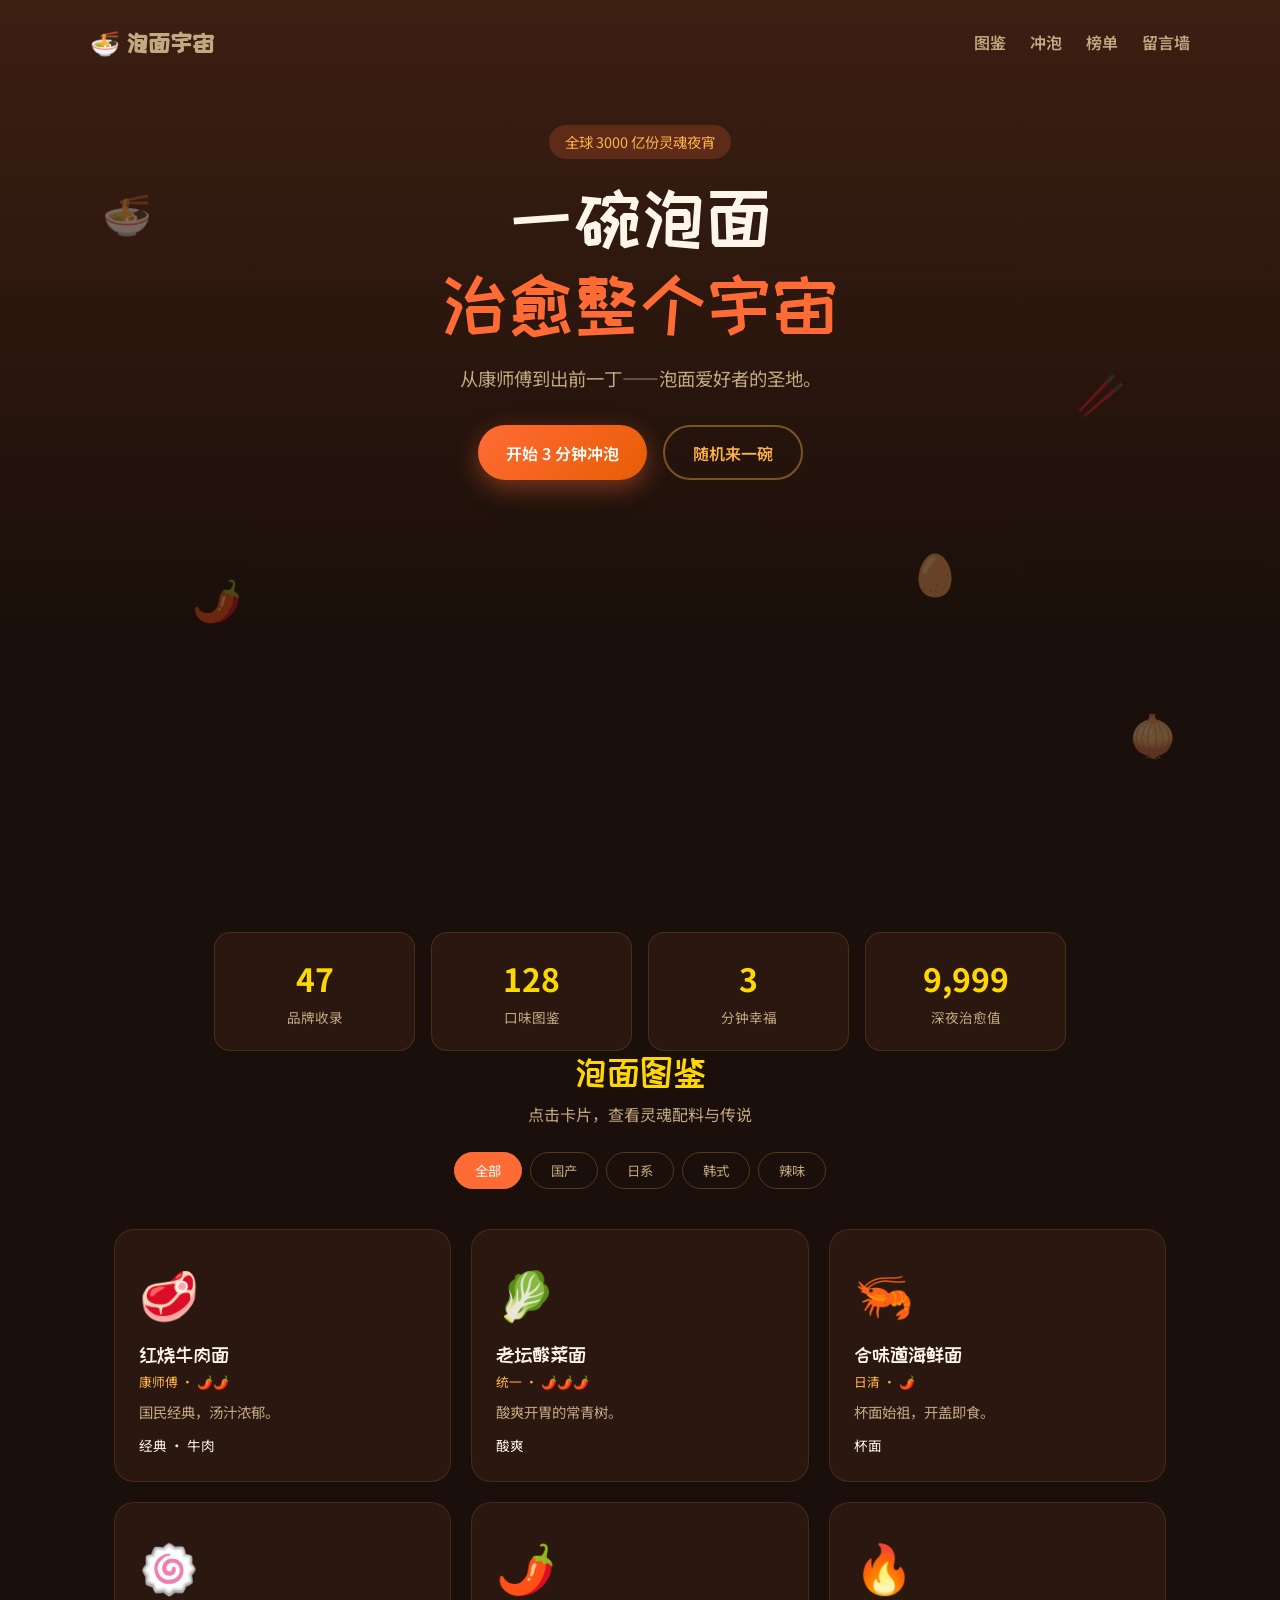
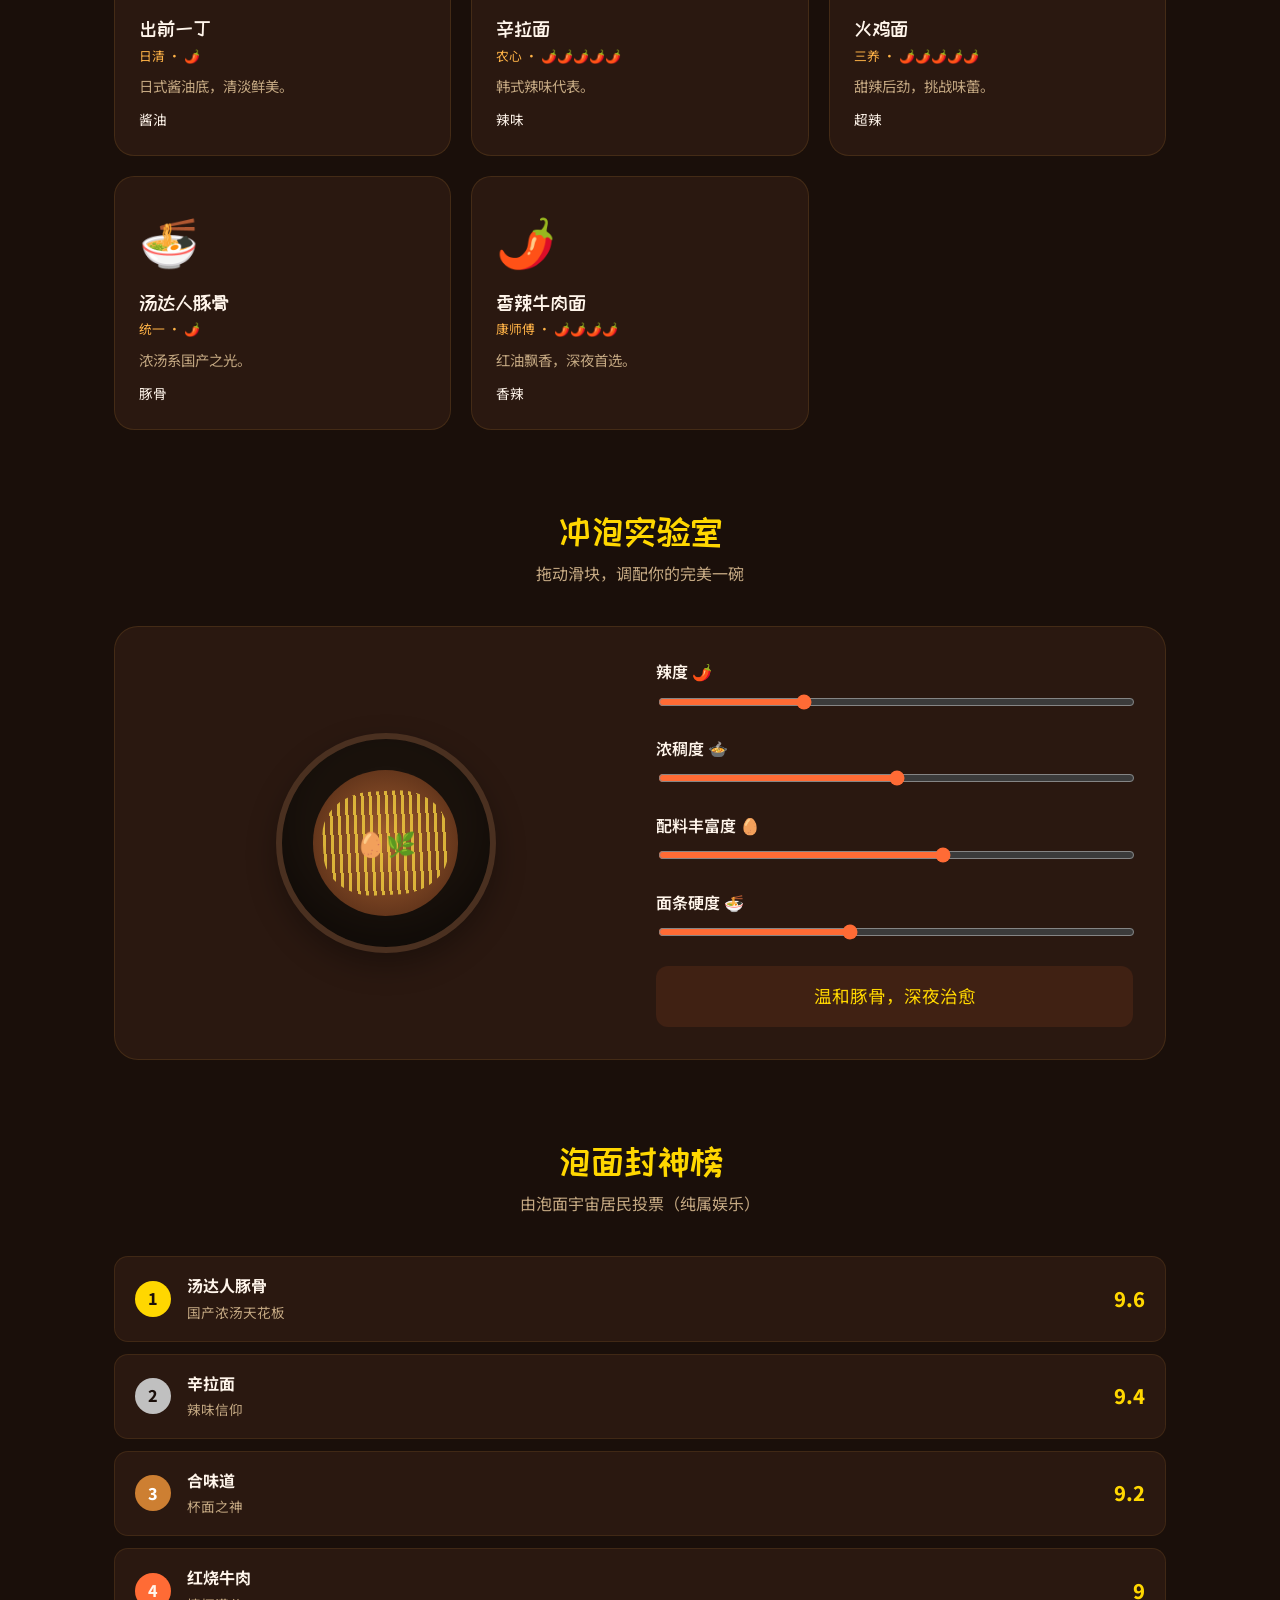
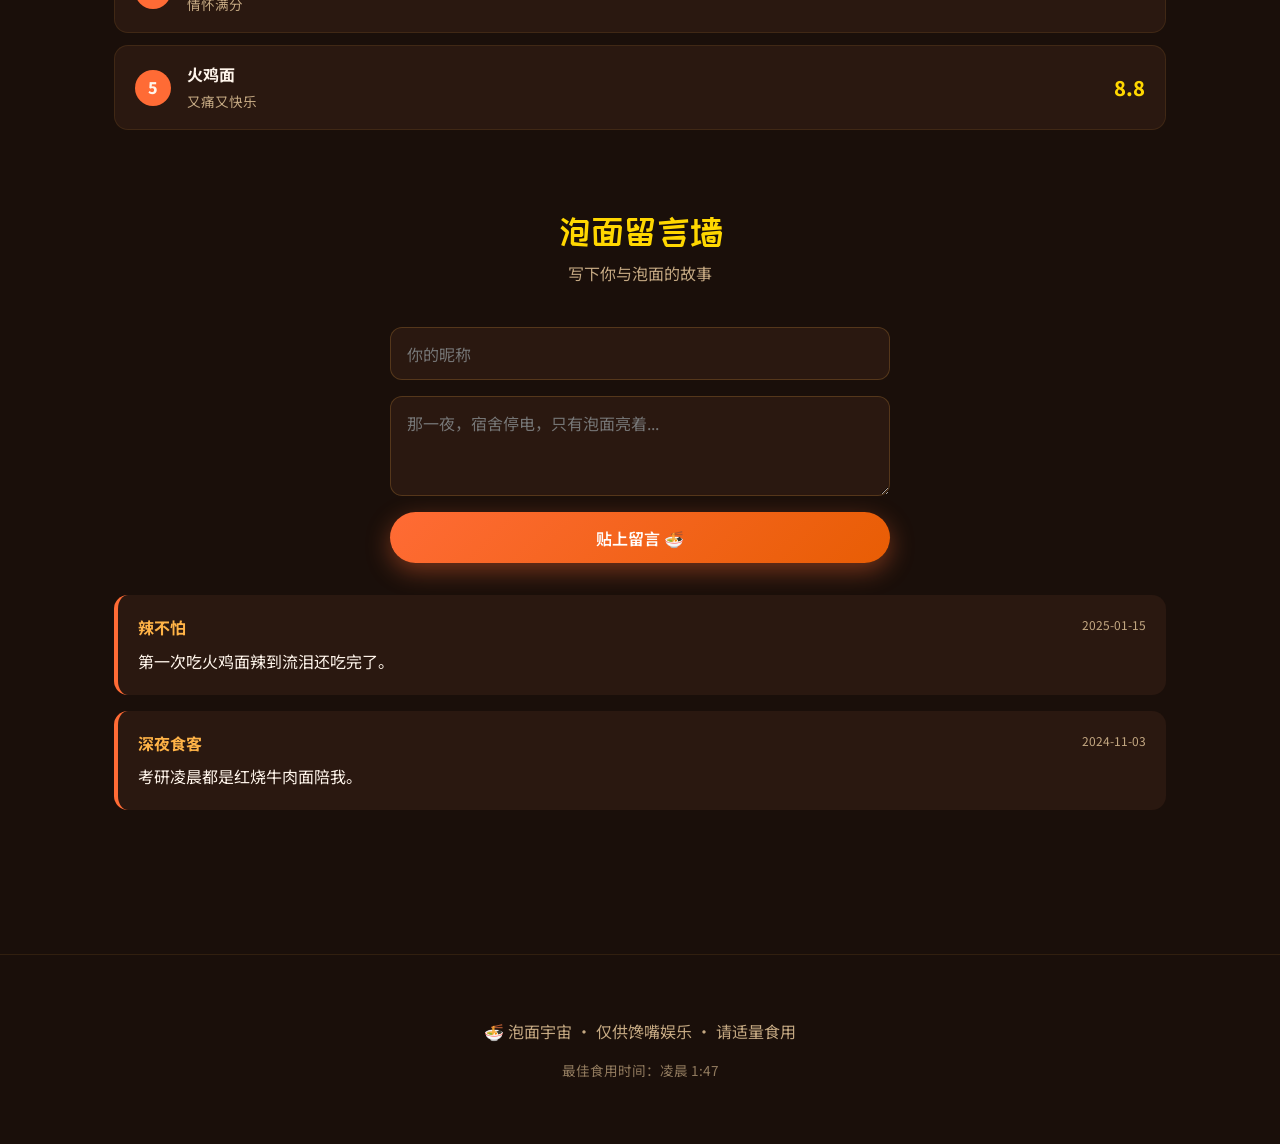
<file: index.html>
<!DOCTYPE html>
<html lang="zh-CN">
<head>
  <meta charset="UTF-8">
  <meta name="viewport" content="width=device-width, initial-scale=1.0">
  <title>泡面宇宙</title>
  <link rel="preconnect" href="https://fonts.googleapis.com">
  <link rel="preconnect" href="https://fonts.gstatic.com" crossorigin>
  <link href="https://fonts.googleapis.com/css2?family=Noto+Sans+SC:wght@400;600;800&family=ZCOOL+KuaiLe&display=swap" rel="stylesheet">
  <link rel="stylesheet" href="styles.css">
</head>
<body>
  <div class="steam-layer" aria-hidden="true"></div>

  <header class="hero">
    <nav class="nav">
      <a href="#" class="logo">🍜 泡面宇宙</a>
      <ul>
        <li><a href="#gallery">图鉴</a></li>
        <li><a href="#brew">冲泡</a></li>
        <li><a href="#rank">榜单</a></li>
        <li><a href="#wall">留言墙</a></li>
      </ul>
    </nav>

    <div class="hero-content">
      <p class="tag">全球 3000 亿份灵魂夜宵</p>
      <h1>一碗泡面<br><span>治愈整个宇宙</span></h1>
      <p class="lead">从康师傅到出前一丁——泡面爱好者的圣地。</p>
      <div class="hero-actions">
        <button type="button" class="btn primary" id="btn-brew">开始 3 分钟冲泡</button>
        <button type="button" class="btn ghost" id="btn-shuffle">随机来一碗</button>
      </div>
      <div class="timer-display" id="timer" hidden>
        <div class="timer-ring">
          <svg viewBox="0 0 120 120">
            <circle class="ring-bg" cx="60" cy="60" r="54"></circle>
            <circle class="ring-progress" cx="60" cy="60" r="54" id="ring-progress"></circle>
          </svg>
          <span class="timer-text" id="timer-text">3:00</span>
        </div>
        <p class="timer-hint">水开了吗？面饼下锅了吗？</p>
      </div>
    </div>

    <div class="floating-noodles" aria-hidden="true">
      <span>🍜</span><span>🥢</span><span>🌶️</span><span>🥚</span><span>🧅</span>
    </div>
  </header>

  <main>
    <section class="stats">
      <article><strong data-count="47">0</strong><span>品牌收录</span></article>
      <article><strong data-count="128">0</strong><span>口味图鉴</span></article>
      <article><strong data-count="3">0</strong><span>分钟幸福</span></article>
      <article><strong data-count="9999">0</strong><span>深夜治愈值</span></article>
    </section>

    <section id="gallery" class="section gallery">
      <div class="section-head">
        <h2>泡面图鉴</h2>
        <p>点击卡片，查看灵魂配料与传说</p>
        <div class="filters">
          <button type="button" class="filter active" data-filter="all">全部</button>
          <button type="button" class="filter" data-filter="cn">国产</button>
          <button type="button" class="filter" data-filter="jp">日系</button>
          <button type="button" class="filter" data-filter="kr">韩式</button>
          <button type="button" class="filter" data-filter="spicy">辣味</button>
        </div>
      </div>
      <div class="card-grid" id="card-grid"></div>
    </section>

    <section id="brew" class="section brew">
      <div class="section-head">
        <h2>冲泡实验室</h2>
        <p>拖动滑块，调配你的完美一碗</p>
      </div>
      <div class="brew-panel">
        <div class="bowl-preview">
          <div class="broth" id="broth"></div>
          <div class="noodle-strands"></div>
          <div class="toppings" id="toppings"></div>
        </div>
        <div class="sliders">
          <label><span>辣度 🌶️</span><input type="range" id="spice" min="0" max="100" value="30"></label>
          <label><span>浓稠度 🍲</span><input type="range" id="thickness" min="0" max="100" value="50"></label>
          <label><span>配料丰富度 🥚</span><input type="range" id="topping" min="0" max="100" value="60"></label>
          <label><span>面条硬度 🍜</span><input type="range" id="firmness" min="0" max="100" value="40"></label>
          <p class="brew-result" id="brew-result">温和豚骨，深夜治愈系</p>
        </div>
      </div>
    </section>

    <section id="rank" class="section rank">
      <div class="section-head">
        <h2>泡面封神榜</h2>
        <p>由泡面宇宙居民投票（纯属娱乐）</p>
      </div>
      <ol class="rank-list" id="rank-list"></ol>
    </section>

    <section id="wall" class="section wall">
      <div class="section-head">
        <h2>泡面留言墙</h2>
        <p>写下你与泡面的故事</p>
      </div>
      <form class="wall-form" id="wall-form">
        <input type="text" id="wall-name" placeholder="你的昵称" maxlength="20" required>
        <textarea id="wall-msg" placeholder="那一夜，宿舍停电，只有泡面亮着..." maxlength="200" required></textarea>
        <button type="submit" class="btn primary">贴上留言 🍜</button>
      </form>
      <div class="wall-posts" id="wall-posts"></div>
    </section>
  </main>

  <footer>
    <p>🍜 泡面宇宙 · 仅供馋嘴娱乐 · 请适量食用</p>
    <p class="footer-tip">最佳食用时间：凌晨 1:47</p>
  </footer>

  <dialog id="detail-modal">
    <article id="modal-content"></article>
    <button type="button" class="modal-close" id="modal-close" aria-label="关闭">×</button>
  </dialog>

  <script src="site.js"></script>
</body>
</html>
</file>
<file: styles.css>
:root {
  --bg: #1a0f0a;
  --bg-card: #2a1810;
  --accent: #ff6b35;
  --accent-soft: #ffb347;
  --gold: #ffd700;
  --text: #fff5eb;
  --muted: #c4a882;
  --steam: rgba(255, 245, 235, 0.08);
  --ring: 339.292;
  font-family: "Noto Sans SC", system-ui, sans-serif;
}

*,
*::before,
*::after {
  box-sizing: border-box;
}

html {
  scroll-behavior: smooth;
}

body {
  margin: 0;
  background: var(--bg);
  color: var(--text);
  line-height: 1.6;
  overflow-x: hidden;
}

h1, h2, h3 {
  font-family: "ZCOOL KuaiLe", "Noto Sans SC", cursive;
  font-weight: 400;
  line-height: 1.2;
}

a {
  color: var(--accent-soft);
  text-decoration: none;
}

a:hover {
  color: var(--gold);
}

/* steam */
.steam-layer {
  position: fixed;
  inset: 0;
  pointer-events: none;
  z-index: 0;
  background:
    radial-gradient(ellipse 80% 50% at 20% 0%, var(--steam), transparent 60%),
    radial-gradient(ellipse 60% 40% at 80% 10%, var(--steam), transparent 55%);
}

.steam-layer::before,
.steam-layer::after {
  content: "";
  position: absolute;
  width: 120px;
  height: 120px;
  border-radius: 50%;
  background: radial-gradient(circle, rgba(255,255,255,0.06) 0%, transparent 70%);
  animation: float-steam 8s ease-in-out infinite;
}

.steam-layer::before {
  top: 15%;
  left: 10%;
}

.steam-layer::after {
  top: 25%;
  right: 15%;
  animation-delay: -4s;
}

@keyframes float-steam {
  0%, 100% { transform: translateY(0) scale(1); opacity: 0.4; }
  50% { transform: translateY(-40px) scale(1.2); opacity: 0.7; }
}

/* hero */
.hero {
  position: relative;
  min-height: 100vh;
  padding: 1.5rem 1.5rem 4rem;
  background:
    linear-gradient(180deg, #3d1f12 0%, var(--bg) 70%),
    url("data:image/svg+xml,%3Csvg width='60' height='60' viewBox='0 0 60 60' xmlns='http://www.w3.org/2000/svg'%3E%3Cpath d='M30 5 Q35 20 30 35 Q25 20 30 5' fill='%23ff6b3510'/%3E%3C/svg%3E");
  z-index: 1;
}

.nav {
  display: flex;
  justify-content: space-between;
  align-items: center;
  max-width: 1100px;
  margin: 0 auto 3rem;
  flex-wrap: wrap;
  gap: 1rem;
}

.logo {
  font-family: "ZCOOL KuaiLe", cursive;
  font-size: 1.5rem;
  color: var(--gold);
}

.nav ul {
  display: flex;
  gap: 1.5rem;
  list-style: none;
  margin: 0;
  padding: 0;
}

.nav a {
  color: var(--muted);
  font-weight: 600;
}

.nav a:hover {
  color: var(--text);
}

.hero-content {
  max-width: 700px;
  margin: 0 auto;
  text-align: center;
  position: relative;
  z-index: 2;
}

.tag {
  display: inline-block;
  padding: 0.35rem 1rem;
  border-radius: 999px;
  background: rgba(255, 107, 53, 0.2);
  color: var(--accent-soft);
  font-size: 0.9rem;
  margin-bottom: 1rem;
}

.hero h1 {
  font-size: clamp(2.5rem, 8vw, 4.5rem);
  margin: 0 0 1rem;
}

.hero h1 span {
  color: var(--accent);
  display: inline-block;
}

.lead {
  font-size: 1.15rem;
  color: var(--muted);
  max-width: 520px;
  margin: 0 auto 2rem;
}

.hero-actions {
  display: flex;
  gap: 1rem;
  justify-content: center;
  flex-wrap: wrap;
}

.btn {
  border: none;
  padding: 0.85rem 1.75rem;
  border-radius: 999px;
  font-size: 1rem;
  font-weight: 600;
  cursor: pointer;
  transition: transform 0.2s, box-shadow 0.2s;
  font-family: inherit;
}

.btn:hover {
  transform: translateY(-2px);
}

.btn.primary {
  background: linear-gradient(135deg, var(--accent), #e85d04);
  color: #fff;
  box-shadow: 0 8px 24px rgba(255, 107, 53, 0.4);
}

.btn.ghost {
  background: transparent;
  color: var(--accent-soft);
  border: 2px solid rgba(255, 179, 71, 0.4);
}

.timer-display {
  margin-top: 2.5rem;
}

.timer-ring {
  position: relative;
  width: 140px;
  height: 140px;
  margin: 0 auto;
}

.timer-ring svg {
  transform: rotate(-90deg);
  width: 100%;
  height: 100%;
}

.ring-bg {
  fill: none;
  stroke: rgba(255,255,255,0.1);
  stroke-width: 8;
}

.ring-progress {
  fill: none;
  stroke: var(--accent);
  stroke-width: 8;
  stroke-linecap: round;
  stroke-dasharray: var(--ring);
  stroke-dashoffset: var(--ring);
  transition: stroke-dashoffset 1s linear;
}

.timer-text {
  position: absolute;
  inset: 0;
  display: flex;
  align-items: center;
  justify-content: center;
  font-size: 2rem;
  font-weight: 800;
  font-variant-numeric: tabular-nums;
}

.timer-hint {
  color: var(--muted);
  font-size: 0.95rem;
  margin-top: 0.75rem;
}

.floating-noodles {
  position: absolute;
  inset: 0;
  pointer-events: none;
  overflow: hidden;
}

.floating-noodles span {
  position: absolute;
  font-size: 2.5rem;
  opacity: 0.35;
  animation: float-icon 6s ease-in-out infinite;
}

.floating-noodles span:nth-child(1) { top: 20%; left: 8%; animation-delay: 0s; }
.floating-noodles span:nth-child(2) { top: 40%; right: 12%; animation-delay: -1.5s; }
.floating-noodles span:nth-child(3) { bottom: 30%; left: 15%; animation-delay: -3s; }
.floating-noodles span:nth-child(4) { top: 60%; right: 25%; animation-delay: -2s; }
.floating-noodles span:nth-child(5) { bottom: 15%; right: 8%; animation-delay: -4s; }

@keyframes float-icon {
  0%, 100% { transform: translateY(0) rotate(0deg); }
  50% { transform: translateY(-20px) rotate(10deg); }
}

/* stats */
.stats {
  display: grid;
  grid-template-columns: repeat(auto-fit, minmax(140px, 1fr));
  gap: 1rem;
  max-width: 900px;
  margin: -2rem auto 0;
  padding: 0 1.5rem;
  position: relative;
  z-index: 3;
}

.stats article {
  background: var(--bg-card);
  border: 1px solid rgba(255, 179, 71, 0.15);
  border-radius: 16px;
  padding: 1.25rem;
  text-align: center;
}

.stats strong {
  display: block;
  font-size: 2rem;
  color: var(--gold);
  font-variant-numeric: tabular-nums;
}

.stats span {
  font-size: 0.85rem;
  color: var(--muted);
}

/* sections */
main {
  position: relative;
  z-index: 1;
  max-width: 1100px;
  margin: 0 auto;
  padding: 4rem 1.5rem;
}

.section {
  margin-bottom: 5rem;
}

.section-head {
  text-align: center;
  margin-bottom: 2.5rem;
}

.section-head h2 {
  font-size: 2.25rem;
  margin: 0 0 0.5rem;
  color: var(--gold);
}

.section-head p {
  color: var(--muted);
  margin: 0;
}

/* filters */
.filters {
  display: flex;
  gap: 0.5rem;
  justify-content: center;
  flex-wrap: wrap;
  margin-top: 1.5rem;
}

.filter {
  padding: 0.5rem 1.25rem;
  border-radius: 999px;
  border: 1px solid rgba(255, 179, 71, 0.25);
  background: transparent;
  color: var(--muted);
  cursor: pointer;
  font-family: inherit;
  transition: all 0.2s;
}

.filter:hover,
.filter.active {
  background: var(--accent);
  color: #fff;
  border-color: var(--accent);
}

/* cards */
.card-grid {
  display: grid;
  grid-template-columns: repeat(auto-fill, minmax(260px, 1fr));
  gap: 1.25rem;
}

.noodle-card {
  background: var(--bg-card);
  border-radius: 20px;
  padding: 1.5rem;
  border: 1px solid rgba(255, 179, 71, 0.12);
  cursor: pointer;
  transition: transform 0.25s, border-color 0.25s, box-shadow 0.25s;
}

.noodle-card:hover {
  transform: translateY(-6px);
  border-color: var(--accent);
  box-shadow: 0 16px 40px rgba(0, 0, 0, 0.35);
}

.noodle-card .emoji {
  font-size: 3rem;
  display: block;
  margin-bottom: 0.75rem;
}

.noodle-card h3 {
  margin: 0 0 0.35rem;
  font-size: 1.25rem;
}

.noodle-card .meta {
  font-size: 0.8rem;
  color: var(--accent-soft);
  margin-bottom: 0.5rem;
}

.noodle-card p {
  margin: 0;
  font-size: 0.9rem;
  color: var(--muted);
}

.noodle-card .heat {
  margin-top: 0.75rem;
  font-size: 0.85rem;
}

/* brew */
.brew-panel {
  display: grid;
  grid-template-columns: 1fr 1fr;
  gap: 2rem;
  align-items: center;
  background: var(--bg-card);
  border-radius: 24px;
  padding: 2rem;
  border: 1px solid rgba(255, 179, 71, 0.12);
}

@media (max-width: 768px) {
  .brew-panel {
    grid-template-columns: 1fr;
  }
}

.bowl-preview {
  width: 220px;
  height: 220px;
  margin: 0 auto;
  border-radius: 50%;
  background: #1a120c;
  border: 6px solid #4a3020;
  position: relative;
  overflow: hidden;
  box-shadow: inset 0 -20px 40px rgba(0,0,0,0.4), 0 12px 30px rgba(0,0,0,0.3);
}

.broth {
  position: absolute;
  inset: 15%;
  border-radius: 50%;
  transition: background 0.4s;
}

.noodle-strands {
  position: absolute;
  inset: 25% 20%;
  background: repeating-linear-gradient(
    90deg,
    #f4d03f 0px,
    #f4d03f 3px,
    transparent 3px,
    transparent 8px
  );
  border-radius: 40%;
  opacity: 0.85;
  transform: rotate(-5deg);
}

.toppings {
  position: absolute;
  inset: 0;
  display: flex;
  align-items: center;
  justify-content: center;
  font-size: 1.5rem;
  flex-wrap: wrap;
  gap: 0.25rem;
  padding: 30%;
  pointer-events: none;
}

.sliders label {
  display: block;
  margin-bottom: 1.25rem;
}

.sliders label span {
  display: block;
  margin-bottom: 0.35rem;
  font-weight: 600;
}

.sliders input[type="range"] {
  width: 100%;
  accent-color: var(--accent);
}

.brew-result {
  text-align: center;
  font-size: 1.1rem;
  color: var(--gold);
  margin: 1rem 0 0;
  padding: 1rem;
  background: rgba(255, 107, 53, 0.1);
  border-radius: 12px;
}

/* rank */
.rank-list {
  list-style: none;
  padding: 0;
  margin: 0;
  counter-reset: rank;
}

.rank-list li {
  display: flex;
  align-items: center;
  gap: 1rem;
  padding: 1rem 1.25rem;
  background: var(--bg-card);
  border-radius: 14px;
  margin-bottom: 0.75rem;
  border: 1px solid rgba(255, 179, 71, 0.1);
  counter-increment: rank;
}

.rank-list li::before {
  content: counter(rank);
  width: 36px;
  height: 36px;
  display: flex;
  align-items: center;
  justify-content: center;
  background: var(--accent);
  border-radius: 50%;
  font-weight: 800;
  flex-shrink: 0;
}

.rank-list li:nth-child(1)::before { background: var(--gold); color: #1a0f0a; }
.rank-list li:nth-child(2)::before { background: #c0c0c0; color: #1a0f0a; }
.rank-list li:nth-child(3)::before { background: #cd7f32; color: #fff; }

.rank-info {
  flex: 1;
}

.rank-info strong {
  display: block;
}

.rank-info span {
  font-size: 0.85rem;
  color: var(--muted);
}

.rank-score {
  font-size: 1.25rem;
  color: var(--gold);
  font-weight: 800;
}

/* wall */
.wall-form {
  display: flex;
  flex-direction: column;
  gap: 1rem;
  max-width: 500px;
  margin: 0 auto 2rem;
}

.wall-form input,
.wall-form textarea {
  padding: 0.85rem 1rem;
  border-radius: 12px;
  border: 1px solid rgba(255, 179, 71, 0.2);
  background: var(--bg-card);
  color: var(--text);
  font-family: inherit;
  font-size: 1rem;
}

.wall-form textarea {
  min-height: 100px;
  resize: vertical;
}

.wall-posts {
  display: grid;
  gap: 1rem;
}

.wall-post {
  background: var(--bg-card);
  border-radius: 14px;
  padding: 1.25rem;
  border-left: 4px solid var(--accent);
}

.wall-post .author {
  font-weight: 700;
  color: var(--accent-soft);
  margin-bottom: 0.35rem;
}

.wall-post .time {
  font-size: 0.75rem;
  color: var(--muted);
  float: right;
}

.wall-post p {
  margin: 0.5rem 0 0;
  clear: both;
}

/* modal */
dialog {
  border: none;
  border-radius: 20px;
  padding: 0;
  max-width: 420px;
  width: 90%;
  background: var(--bg-card);
  color: var(--text);
  box-shadow: 0 24px 80px rgba(0,0,0,0.5);
}

dialog::backdrop {
  background: rgba(0,0,0,0.7);
}

#modal-content {
  padding: 2rem;
}

#modal-content .emoji {
  font-size: 4rem;
  text-align: center;
  display: block;
}

.modal-close {
  position: absolute;
  top: 0.75rem;
  right: 1rem;
  background: none;
  border: none;
  color: var(--muted);
  font-size: 1.75rem;
  cursor: pointer;
}

/* footer */
footer {
  text-align: center;
  padding: 3rem 1.5rem;
  color: var(--muted);
  border-top: 1px solid rgba(255, 179, 71, 0.1);
  position: relative;
  z-index: 1;
}

.footer-tip {
  font-size: 0.85rem;
  opacity: 0.7;
}

/* toast */
.toast {
  position: fixed;
  bottom: 2rem;
  left: 50%;
  transform: translateX(-50%) translateY(100px);
  background: var(--accent);
  color: #fff;
  padding: 1rem 1.5rem;
  border-radius: 999px;
  font-weight: 600;
  z-index: 100;
  opacity: 0;
  transition: transform 0.4s, opacity 0.4s;
  pointer-events: none;
}

.toast.show {
  transform: translateX(-50%) translateY(0);
  opacity: 1;
}

.brewing .hero h1 span {
  animation: pulse 1s ease infinite;
}

@keyframes pulse {
  0%, 100% { opacity: 1; }
  50% { opacity: 0.5; }
}
</file>
